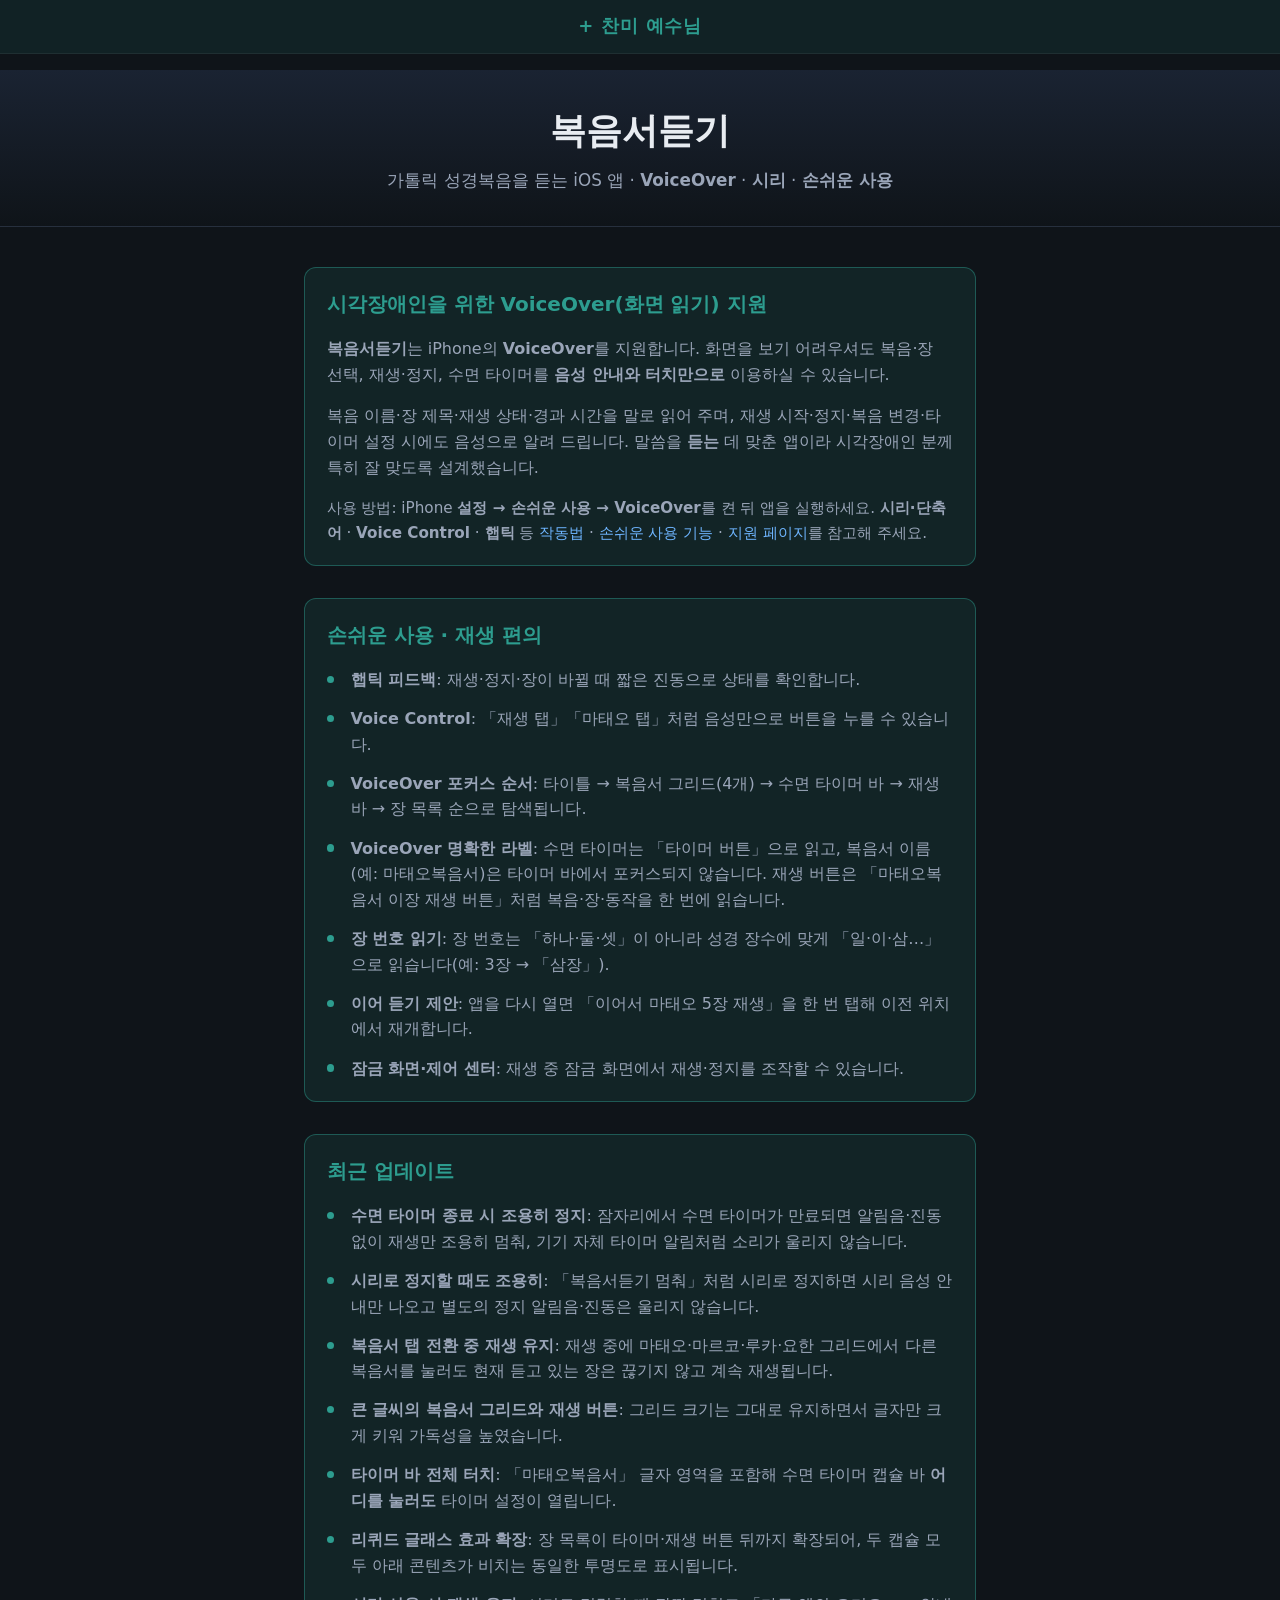
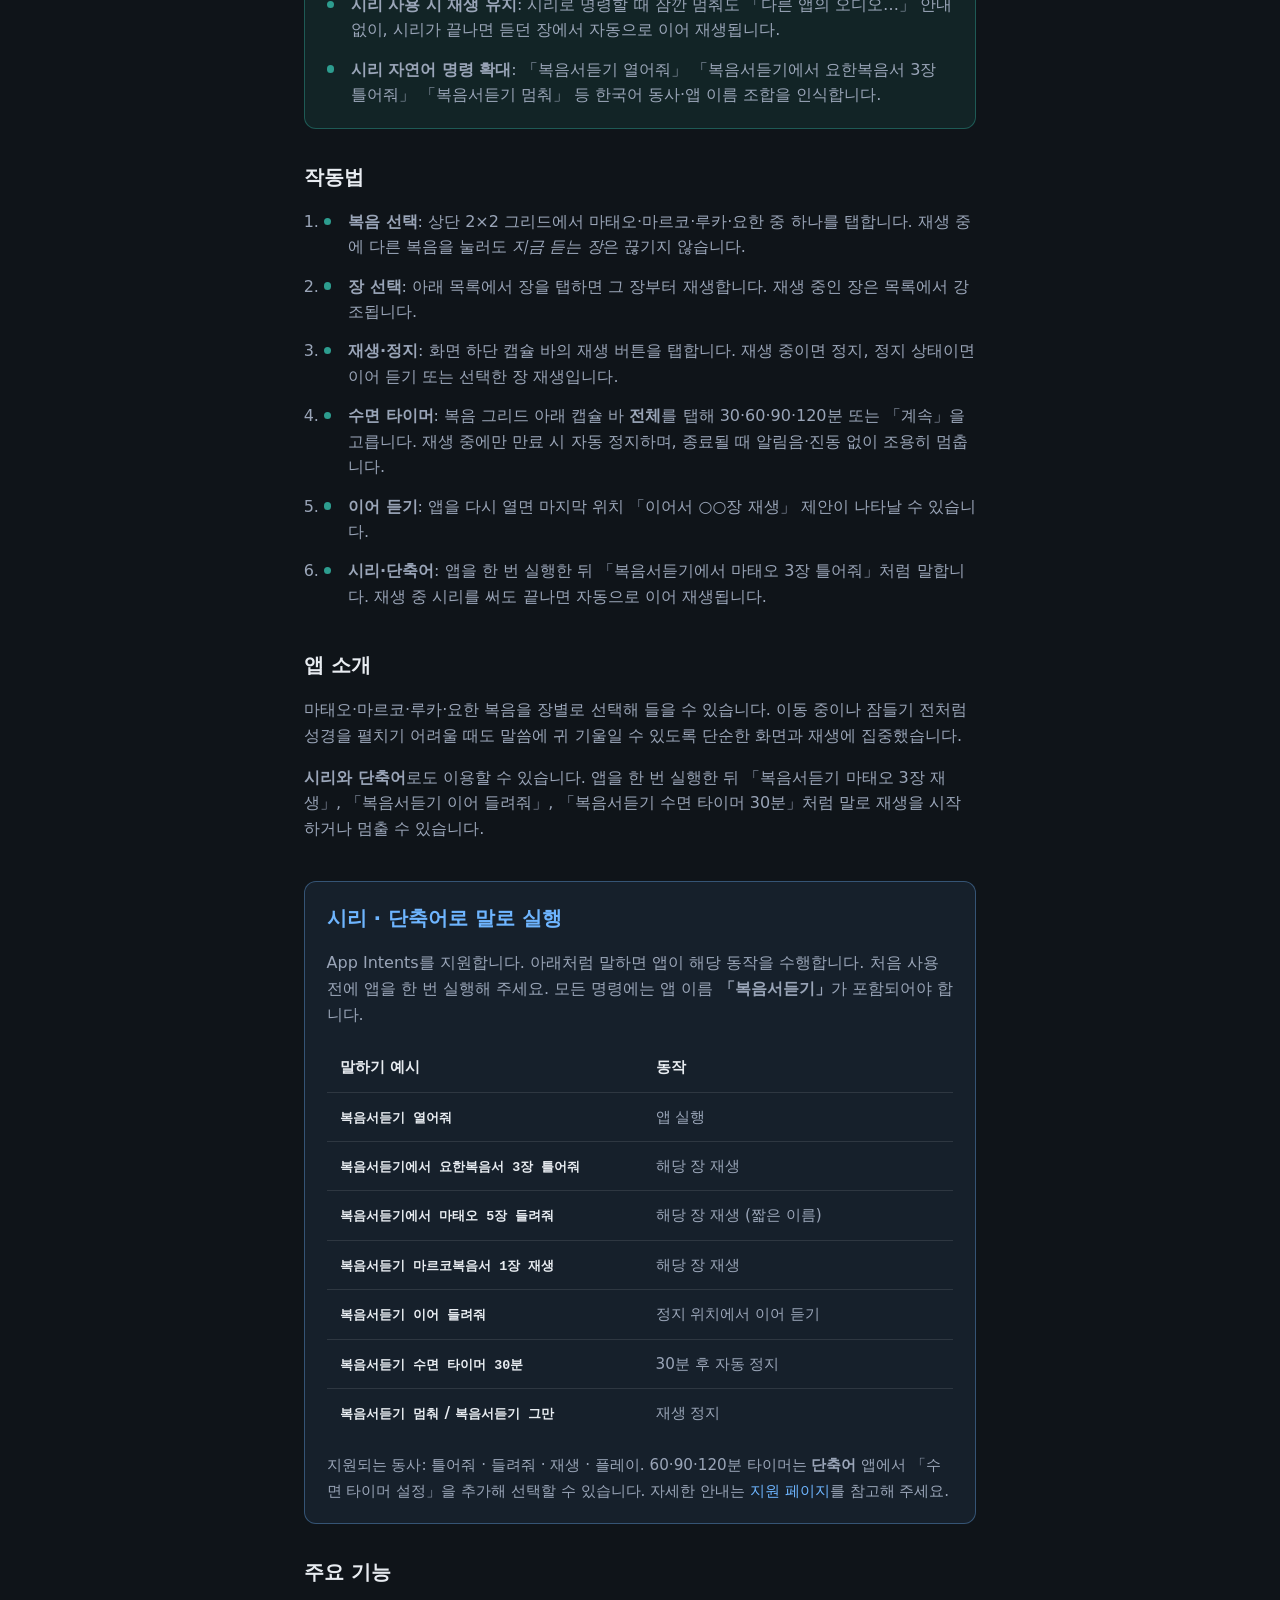
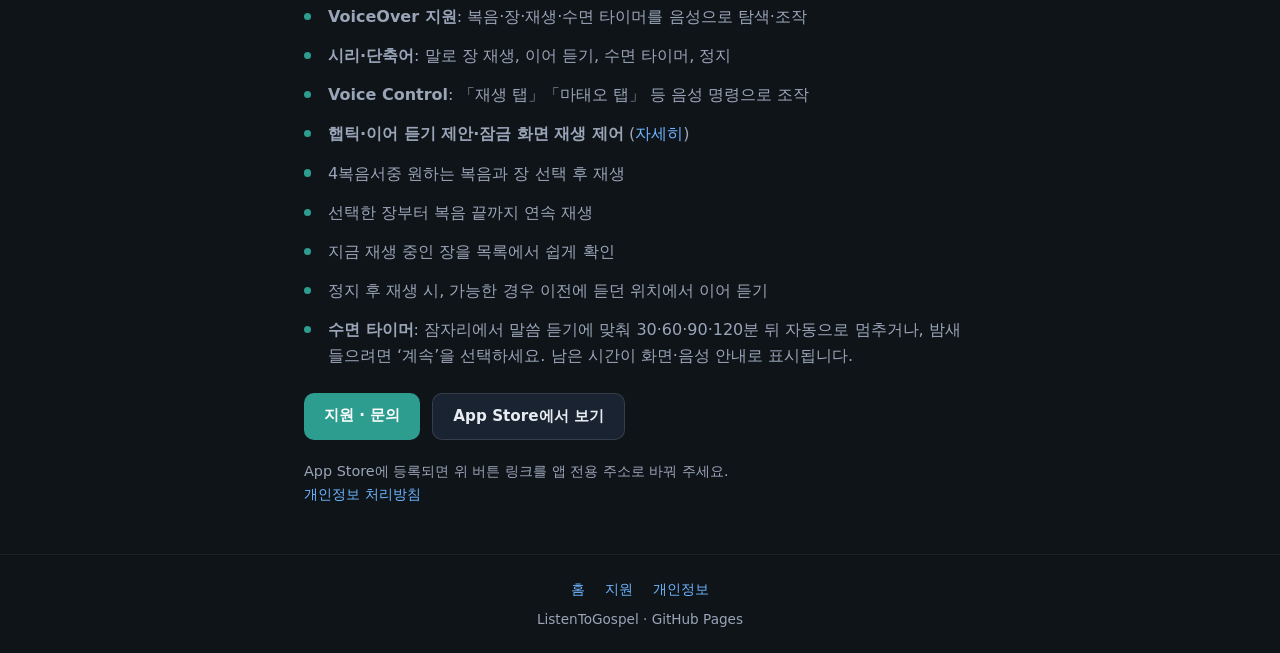
<file: docs/index.html>
<!DOCTYPE html>
<html lang="ko">
<head>
  <meta charset="utf-8" />
  <meta name="viewport" content="width=device-width, initial-scale=1" />
  <meta name="description" content="가톨릭 4복음 듣기 iOS 앱 복음서듣기. VoiceOver·Voice Control·시리·햅틱·잠금 화면 재생 제어·이어 듣기 지원." />
  <title>복음서듣기 — 가톨릭 복음 듣기 · VoiceOver · 시리</title>
  <link rel="stylesheet" href="css/style.css" />
  <link rel="canonical" href="./" />
</head>
<body>
  <p class="page-doxology">+ 찬미 예수님</p>
  <header>
    <h1>복음서듣기</h1>
    <p class="tagline">가톨릭 성경복음을 듣는 iOS 앱 · <strong>VoiceOver</strong> · <strong>시리</strong> · <strong>손쉬운 사용</strong></p>
  </header>

  <main>
    <section class="accessibility-callout" aria-labelledby="accessibility-heading">
      <h2 id="accessibility-heading">시각장애인을 위한 VoiceOver(화면 읽기) 지원</h2>
      <p>
        <strong>복음서듣기</strong>는 iPhone의 <strong>VoiceOver</strong>를 지원합니다.
        화면을 보기 어려우셔도 복음·장 선택, 재생·정지, 수면 타이머를
        <strong>음성 안내와 터치만으로</strong> 이용하실 수 있습니다.
      </p>
      <p>
        복음 이름·장 제목·재생 상태·경과 시간을 말로 읽어 주며,
        재생 시작·정지·복음 변경·타이머 설정 시에도 음성으로 알려 드립니다.
        말씀을 <strong>듣는</strong> 데 맞춘 앱이라 시각장애인 분께 특히 잘 맞도록 설계했습니다.
      </p>
      <p style="font-size: 0.95rem; color: var(--muted);">
        사용 방법: iPhone <strong>설정 → 손쉬운 사용 → VoiceOver</strong>를 켠 뒤 앱을 실행하세요.
        <strong>시리·단축어</strong> · <strong>Voice Control</strong> · <strong>햅틱</strong> 등
        <a href="#how-it-works">작동법</a> · <a href="#accessibility-features">손쉬운 사용 기능</a> · <a href="support.html#how-it-works">지원 페이지</a>를 참고해 주세요.
      </p>
    </section>

    <section class="accessibility-callout" id="accessibility-features" aria-labelledby="accessibility-features-heading">
      <h2 id="accessibility-features-heading">손쉬운 사용 · 재생 편의</h2>
      <ul class="features">
        <li><strong>햅틱 피드백</strong>: 재생·정지·장이 바뀔 때 짧은 진동으로 상태를 확인합니다.</li>
        <li><strong>Voice Control</strong>: 「재생 탭」「마태오 탭」처럼 음성만으로 버튼을 누를 수 있습니다.</li>
        <li><strong>VoiceOver 포커스 순서</strong>: 타이틀 → 복음서 그리드(4개) → 수면 타이머 바 → 재생 바 → 장 목록 순으로 탐색됩니다.</li>
        <li><strong>VoiceOver 명확한 라벨</strong>: 수면 타이머는 「타이머 버튼」으로 읽고, 복음서 이름(예: 마태오복음서)은 타이머 바에서 포커스되지 않습니다. 재생 버튼은 「마태오복음서 이장 재생 버튼」처럼 복음·장·동작을 한 번에 읽습니다.</li>
        <li><strong>장 번호 읽기</strong>: 장 번호는 「하나·둘·셋」이 아니라 성경 장수에 맞게 「일·이·삼…」으로 읽습니다(예: 3장 → 「삼장」).</li>
        <li><strong>이어 듣기 제안</strong>: 앱을 다시 열면 「이어서 마태오 5장 재생」을 한 번 탭해 이전 위치에서 재개합니다.</li>
        <li><strong>잠금 화면·제어 센터</strong>: 재생 중 잠금 화면에서 재생·정지를 조작할 수 있습니다.</li>
      </ul>
    </section>

    <section class="accessibility-callout" id="whats-new" aria-labelledby="whats-new-heading">
      <h2 id="whats-new-heading">최근 업데이트</h2>
      <ul class="features">
        <li><strong>수면 타이머 종료 시 조용히 정지</strong>: 잠자리에서 수면 타이머가 만료되면 알림음·진동 없이 재생만 조용히 멈춰, 기기 자체 타이머 알림처럼 소리가 울리지 않습니다.</li>
        <li><strong>시리로 정지할 때도 조용히</strong>: 「복음서듣기 멈춰」처럼 시리로 정지하면 시리 음성 안내만 나오고 별도의 정지 알림음·진동은 울리지 않습니다.</li>
        <li><strong>복음서 탭 전환 중 재생 유지</strong>: 재생 중에 마태오·마르코·루카·요한 그리드에서 다른 복음서를 눌러도 현재 듣고 있는 장은 끊기지 않고 계속 재생됩니다.</li>
        <li><strong>큰 글씨의 복음서 그리드와 재생 버튼</strong>: 그리드 크기는 그대로 유지하면서 글자만 크게 키워 가독성을 높였습니다.</li>
        <li><strong>타이머 바 전체 터치</strong>: 「마태오복음서」 글자 영역을 포함해 수면 타이머 캡슐 바 <strong>어디를 눌러도</strong> 타이머 설정이 열립니다.</li>
        <li><strong>리퀴드 글래스 효과 확장</strong>: 장 목록이 타이머·재생 버튼 뒤까지 확장되어, 두 캡슐 모두 아래 콘텐츠가 비치는 동일한 투명도로 표시됩니다.</li>
        <li><strong>시리 사용 시 재생 유지</strong>: 시리로 명령할 때 잠깐 멈춰도 「다른 앱의 오디오…」 안내 없이, 시리가 끝나면 듣던 장에서 자동으로 이어 재생됩니다.</li>
        <li><strong>시리 자연어 명령 확대</strong>: 「복음서듣기 열어줘」 「복음서듣기에서 요한복음서 3장 틀어줘」 「복음서듣기 멈춰」 등 한국어 동사·앱 이름 조합을 인식합니다.</li>
      </ul>
    </section>

    <section id="how-it-works">
      <h2>작동법</h2>
      <ol class="features" style="list-style: decimal; padding-left: 1.25rem;">
        <li><strong>복음 선택</strong>: 상단 2×2 그리드에서 마태오·마르코·루카·요한 중 하나를 탭합니다. 재생 중에 다른 복음을 눌러도 <em>지금 듣는 장</em>은 끊기지 않습니다.</li>
        <li><strong>장 선택</strong>: 아래 목록에서 장을 탭하면 그 장부터 재생합니다. 재생 중인 장은 목록에서 강조됩니다.</li>
        <li><strong>재생·정지</strong>: 화면 하단 캡슐 바의 재생 버튼을 탭합니다. 재생 중이면 정지, 정지 상태이면 이어 듣기 또는 선택한 장 재생입니다.</li>
        <li><strong>수면 타이머</strong>: 복음 그리드 아래 캡슐 바 <strong>전체</strong>를 탭해 30·60·90·120분 또는 「계속」을 고릅니다. 재생 중에만 만료 시 자동 정지하며, 종료될 때 알림음·진동 없이 조용히 멈춥니다.</li>
        <li><strong>이어 듣기</strong>: 앱을 다시 열면 마지막 위치 「이어서 ○○장 재생」 제안이 나타날 수 있습니다.</li>
        <li><strong>시리·단축어</strong>: 앱을 한 번 실행한 뒤 「복음서듣기에서 마태오 3장 틀어줘」처럼 말합니다. 재생 중 시리를 써도 끝나면 자동으로 이어 재생됩니다.</li>
      </ol>
    </section>

    <section>
      <h2>앱 소개</h2>
      <p>
        마태오·마르코·루카·요한 복음을 장별로 선택해 들을 수 있습니다.
        이동 중이나 잠들기 전처럼 성경을 펼치기 어려울 때도 말씀에 귀 기울일 수 있도록
        단순한 화면과 재생에 집중했습니다.
      </p>
      <p>
        <strong>시리와 단축어</strong>로도 이용할 수 있습니다.
        앱을 한 번 실행한 뒤 「복음서듣기 마태오 3장 재생」, 「복음서듣기 이어 들려줘」, 「복음서듣기 수면 타이머 30분」처럼
        말로 재생을 시작하거나 멈출 수 있습니다.
      </p>
    </section>

    <section class="siri-callout" id="siri" aria-labelledby="siri-heading">
      <h2 id="siri-heading">시리 · 단축어로 말로 실행</h2>
      <p>
        App Intents를 지원합니다. 아래처럼 말하면 앱이 해당 동작을 수행합니다.
        처음 사용 전에 앱을 한 번 실행해 주세요. 모든 명령에는 앱 이름 <strong>「복음서듣기」</strong>가 포함되어야 합니다.
      </p>
      <div class="phrase-table-wrap">
        <table class="phrase-table">
          <caption>시리·단축어 말하기 예시와 동작</caption>
          <thead>
            <tr>
              <th scope="col">말하기 예시</th>
              <th scope="col">동작</th>
            </tr>
          </thead>
          <tbody>
            <tr>
              <th scope="row"><code>복음서듣기 열어줘</code></th>
              <td>앱 실행</td>
            </tr>
            <tr>
              <th scope="row"><code>복음서듣기에서 요한복음서 3장 틀어줘</code></th>
              <td>해당 장 재생</td>
            </tr>
            <tr>
              <th scope="row"><code>복음서듣기에서 마태오 5장 들려줘</code></th>
              <td>해당 장 재생 (짧은 이름)</td>
            </tr>
            <tr>
              <th scope="row"><code>복음서듣기 마르코복음서 1장 재생</code></th>
              <td>해당 장 재생</td>
            </tr>
            <tr>
              <th scope="row"><code>복음서듣기 이어 들려줘</code></th>
              <td>정지 위치에서 이어 듣기</td>
            </tr>
            <tr>
              <th scope="row"><code>복음서듣기 수면 타이머 30분</code></th>
              <td>30분 후 자동 정지</td>
            </tr>
            <tr>
              <th scope="row"><code>복음서듣기 멈춰</code> / <code>복음서듣기 그만</code></th>
              <td>재생 정지</td>
            </tr>
          </tbody>
        </table>
      </div>
      <p style="font-size: 0.95rem; color: var(--muted); margin-top: 1rem;">
        지원되는 동사: <code>틀어줘</code> · <code>들려줘</code> · <code>재생</code> · <code>플레이</code>.
        60·90·120분 타이머는 <strong>단축어</strong> 앱에서 「수면 타이머 설정」을 추가해 선택할 수 있습니다.
        자세한 안내는 <a href="support.html#siri">지원 페이지</a>를 참고해 주세요.
      </p>
    </section>

    <section>
      <h2>주요 기능</h2>
      <ul class="features">
        <li><strong>VoiceOver 지원</strong>: 복음·장·재생·수면 타이머를 음성으로 탐색·조작</li>
        <li><strong>시리·단축어</strong>: 말로 장 재생, 이어 듣기, 수면 타이머, 정지</li>
        <li><strong>Voice Control</strong>: 「재생 탭」「마태오 탭」 등 음성 명령으로 조작</li>
        <li><strong>햅틱·이어 듣기 제안·잠금 화면 재생 제어</strong> (<a href="#accessibility-features">자세히</a>)</li>
        <li>4복음서중 원하는 복음과 장 선택 후 재생</li>
        <li>선택한 장부터 복음 끝까지 연속 재생</li>
        <li>지금 재생 중인 장을 목록에서 쉽게 확인</li>
        <li>정지 후 재생 시, 가능한 경우 이전에 듣던 위치에서 이어 듣기</li>
        <li><strong>수면 타이머</strong>: 잠자리에서 말씀 듣기에 맞춰 30·60·90·120분 뒤 자동으로 멈추거나, 밤새 들으려면 &lsquo;계속&rsquo;을 선택하세요. 남은 시간이 화면·음성 안내로 표시됩니다.</li>
      </ul>
      <div class="actions">
        <a class="btn btn-primary" href="support.html">지원 · 문의</a>
        <!-- 승인 후 href를 실제 앱 URL로 교체 (예: https://apps.apple.com/app/id0000000000) -->
        <a id="app-store-link" class="btn btn-secondary" href="https://apps.apple.com/kr/search?term=%EB%B3%B5%EC%9D%8C%EC%84%9C%EB%93%A3%EA%B8%B0" rel="noopener noreferrer">App Store에서 보기</a>
      </div>
      <p style="margin-top: 1.25rem; font-size: 0.9rem;">
        App Store에 등록되면 위 버튼 링크를 앱 전용 주소로 바꿔 주세요.<br />
        <a href="privacy.html">개인정보 처리방침</a>
      </p>
    </section>
  </main>

  <footer>
    <nav>
      <a href="index.html">홈</a>
      <a href="support.html">지원</a>
      <a href="privacy.html">개인정보</a>
    </nav>
    <p>ListenToGospel · GitHub Pages</p>
  </footer>
</body>
</html>
</file>
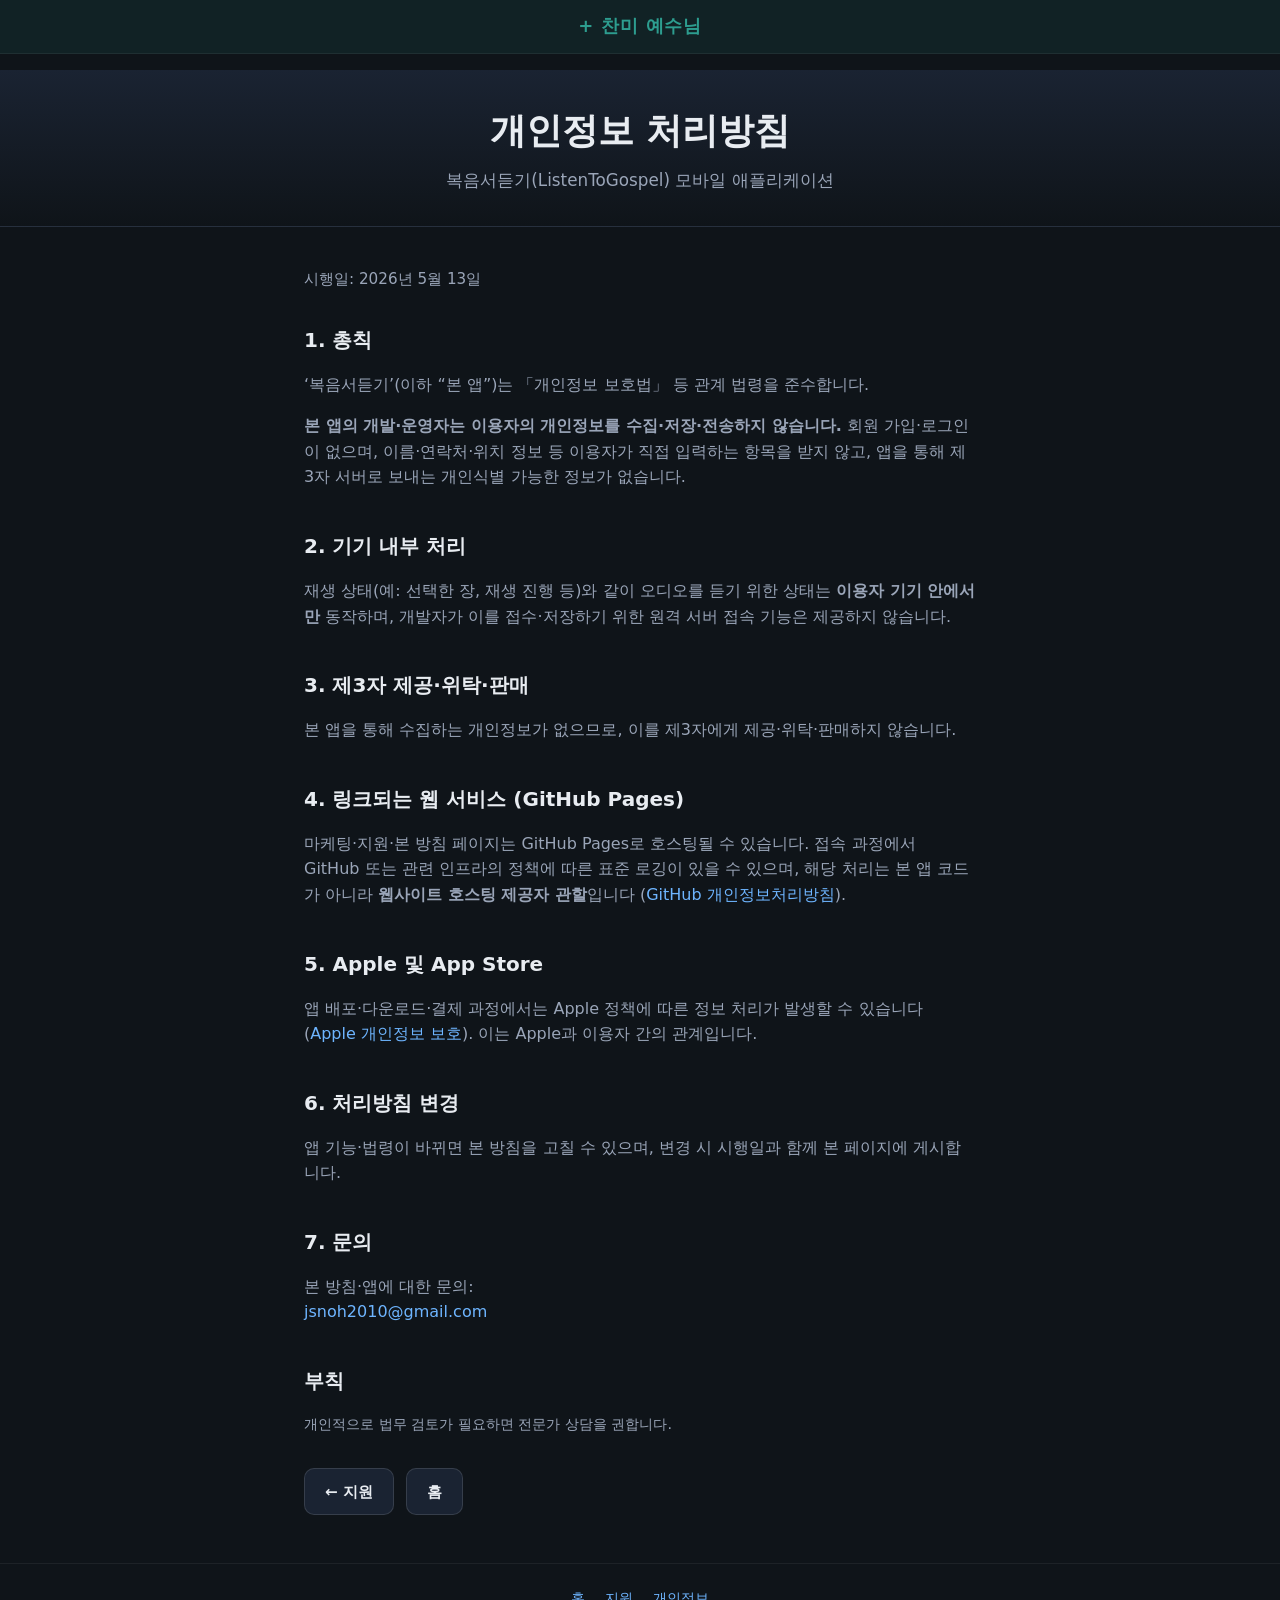
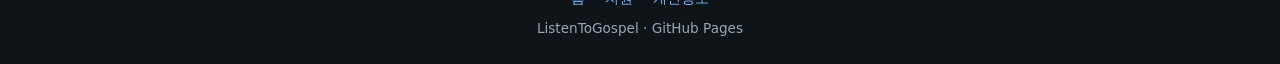
<file: docs/privacy.html>
<!DOCTYPE html>
<html lang="ko">
<head>
  <meta charset="utf-8" />
  <meta name="viewport" content="width=device-width, initial-scale=1" />
  <meta name="description" content="복음서듣기(ListenToGospel) 앱 개인정보 처리방침" />
  <title>개인정보 처리방침 — 복음서듣기</title>
  <link rel="stylesheet" href="css/style.css" />
</head>
<body>
  <p class="page-doxology">+ 찬미 예수님</p>
  <header>
    <h1>개인정보 처리방침</h1>
    <p class="tagline">복음서듣기(ListenToGospel) 모바일 애플리케이션</p>
  </header>

  <main>
    <p style="color: var(--muted); font-size: 0.95rem; margin-bottom: 2rem;">
      시행일: 2026년 5월 13일
    </p>

    <section>
      <h2>1. 총칙</h2>
      <p>
        &lsquo;복음서듣기&rsquo;(이하 &ldquo;본 앱&rdquo;)는 「개인정보 보호법」 등 관계 법령을 준수합니다.
      </p>
      <p>
        <strong>본 앱의 개발·운영자는 이용자의 개인정보를 수집·저장·전송하지 않습니다.</strong>
        회원 가입·로그인이 없으며, 이름·연락처·위치 정보 등 이용자가 직접 입력하는 항목을 받지 않고,
        앱을 통해 제3자 서버로 보내는 개인식별 가능한 정보가 없습니다.
      </p>
    </section>

    <section>
      <h2>2. 기기 내부 처리</h2>
      <p>
        재생 상태(예: 선택한 장, 재생 진행 등)와 같이 오디오를 듣기 위한 상태는 <strong>이용자 기기 안에서만</strong>
        동작하며, 개발자가 이를 접수·저장하기 위한 원격 서버 접속 기능은 제공하지 않습니다.
      </p>
    </section>

    <section>
      <h2>3. 제3자 제공·위탁·판매</h2>
      <p>
        본 앱을 통해 수집하는 개인정보가 없으므로, 이를 제3자에게 제공·위탁·판매하지 않습니다.
      </p>
    </section>

    <section>
      <h2>4. 링크되는 웹 서비스 (GitHub Pages)</h2>
      <p>
        마케팅·지원·본 방침 페이지는 GitHub Pages로 호스팅될 수 있습니다.
        접속 과정에서 GitHub 또는 관련 인프라의 정책에 따른 표준 로깅이 있을 수 있으며,
        해당 처리는 본 앱 코드가 아니라 <strong>웹사이트 호스팅 제공자 관할</strong>입니다
        (<a href="https://docs.github.com/en/site-policy/privacy-policies/github-privacy-statement" rel="noopener noreferrer">GitHub 개인정보처리방침</a>).
      </p>
    </section>

    <section>
      <h2>5. Apple 및 App Store</h2>
      <p>
        앱 배포·다운로드·결제 과정에서는 Apple 정책에 따른 정보 처리가 발생할 수 있습니다
        (<a href="https://www.apple.com/legal/privacy/" rel="noopener noreferrer">Apple 개인정보 보호</a>).
        이는 Apple과 이용자 간의 관계입니다.
      </p>
    </section>

    <section>
      <h2>6. 처리방침 변경</h2>
      <p>
        앱 기능·법령이 바뀌면 본 방침을 고칠 수 있으며, 변경 시 시행일과 함께 본 페이지에 게시합니다.
      </p>
    </section>

    <section>
      <h2>7. 문의</h2>
      <p>
        본 방침·앱에 대한 문의:<br />
        <a href="mailto:jsnoh2010@gmail.com">jsnoh2010@gmail.com</a>
      </p>
    </section>

    <section>
      <h2>부칙</h2>
      <p style="font-size: 0.9rem;">
        개인적으로 법무 검토가 필요하면 전문가 상담을 권합니다.
      </p>
    </section>

    <p class="actions" style="margin-top: 2rem;">
      <a class="btn btn-secondary" href="support.html">← 지원</a>
      <a class="btn btn-secondary" href="index.html">홈</a>
    </p>
  </main>

  <footer>
    <nav>
      <a href="index.html">홈</a>
      <a href="support.html">지원</a>
      <a href="privacy.html">개인정보</a>
    </nav>
    <p>ListenToGospel · GitHub Pages</p>
  </footer>
</body>
</html>
</file>
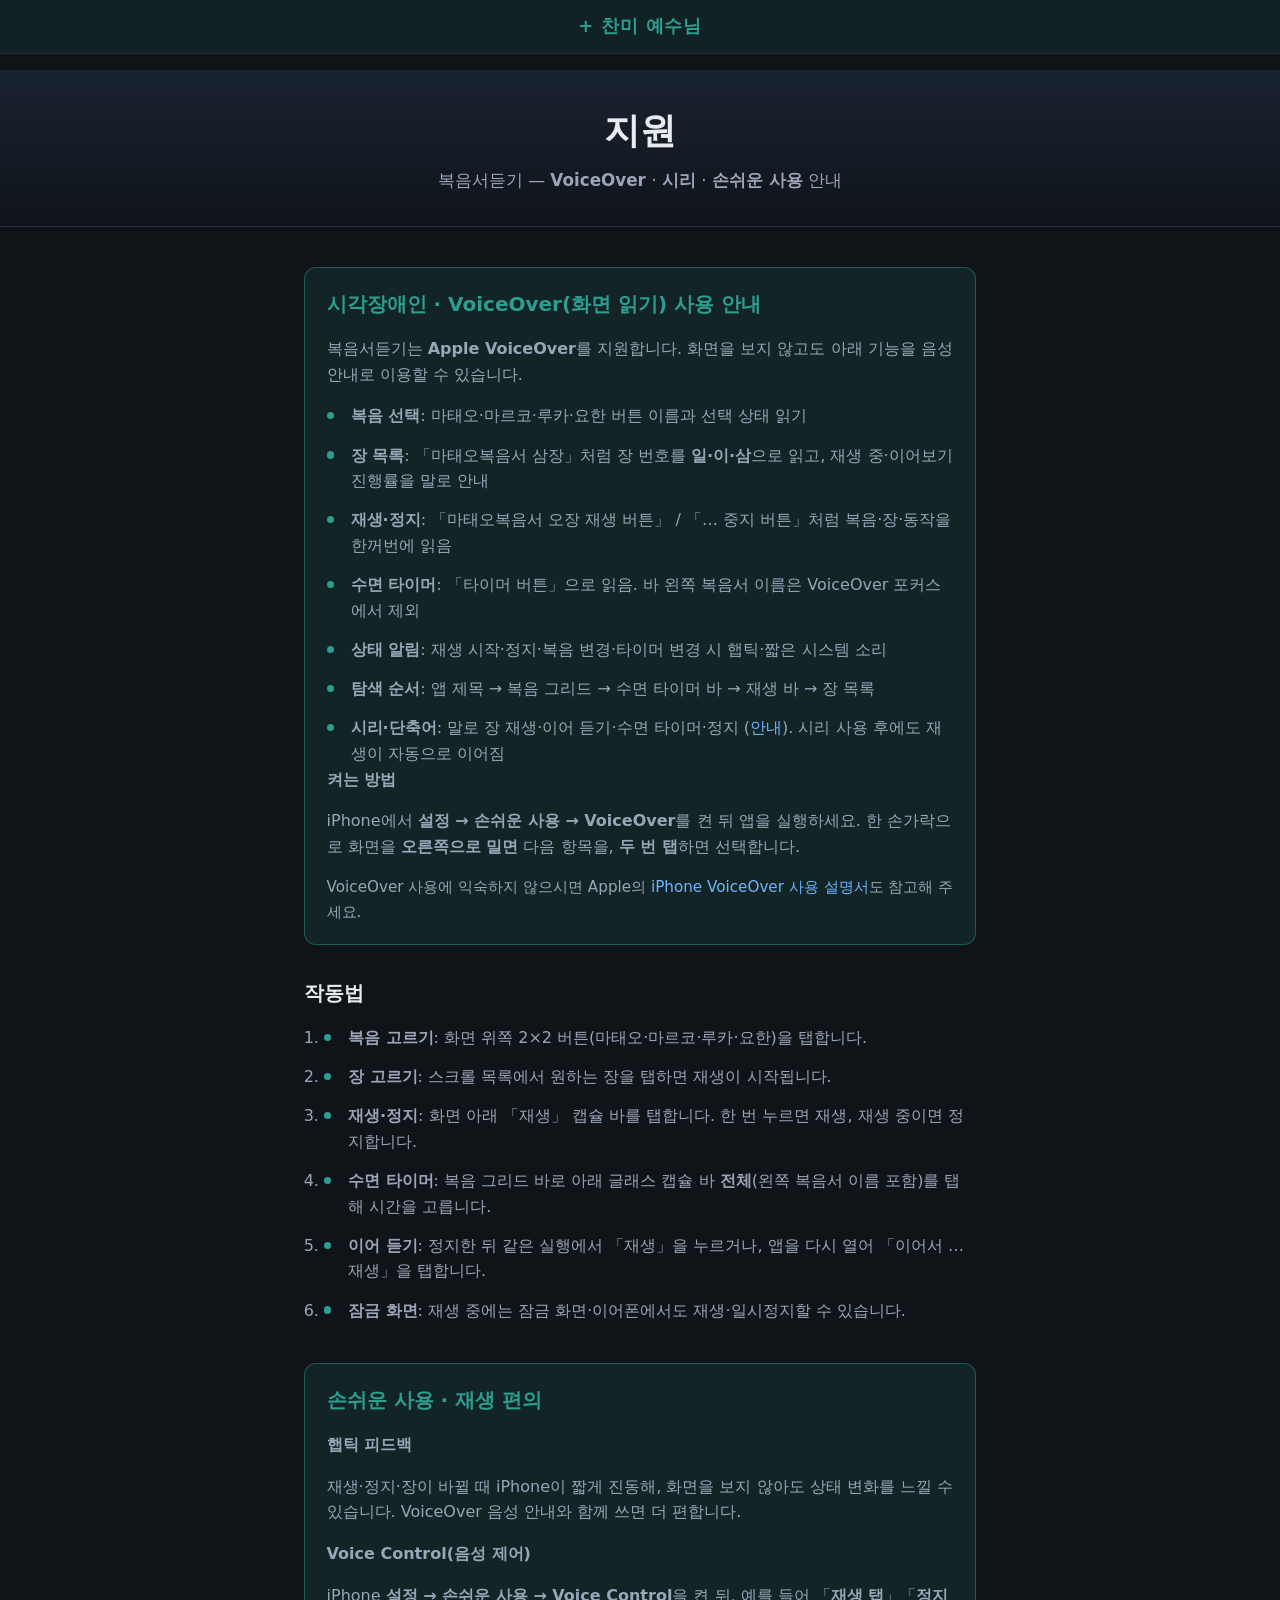
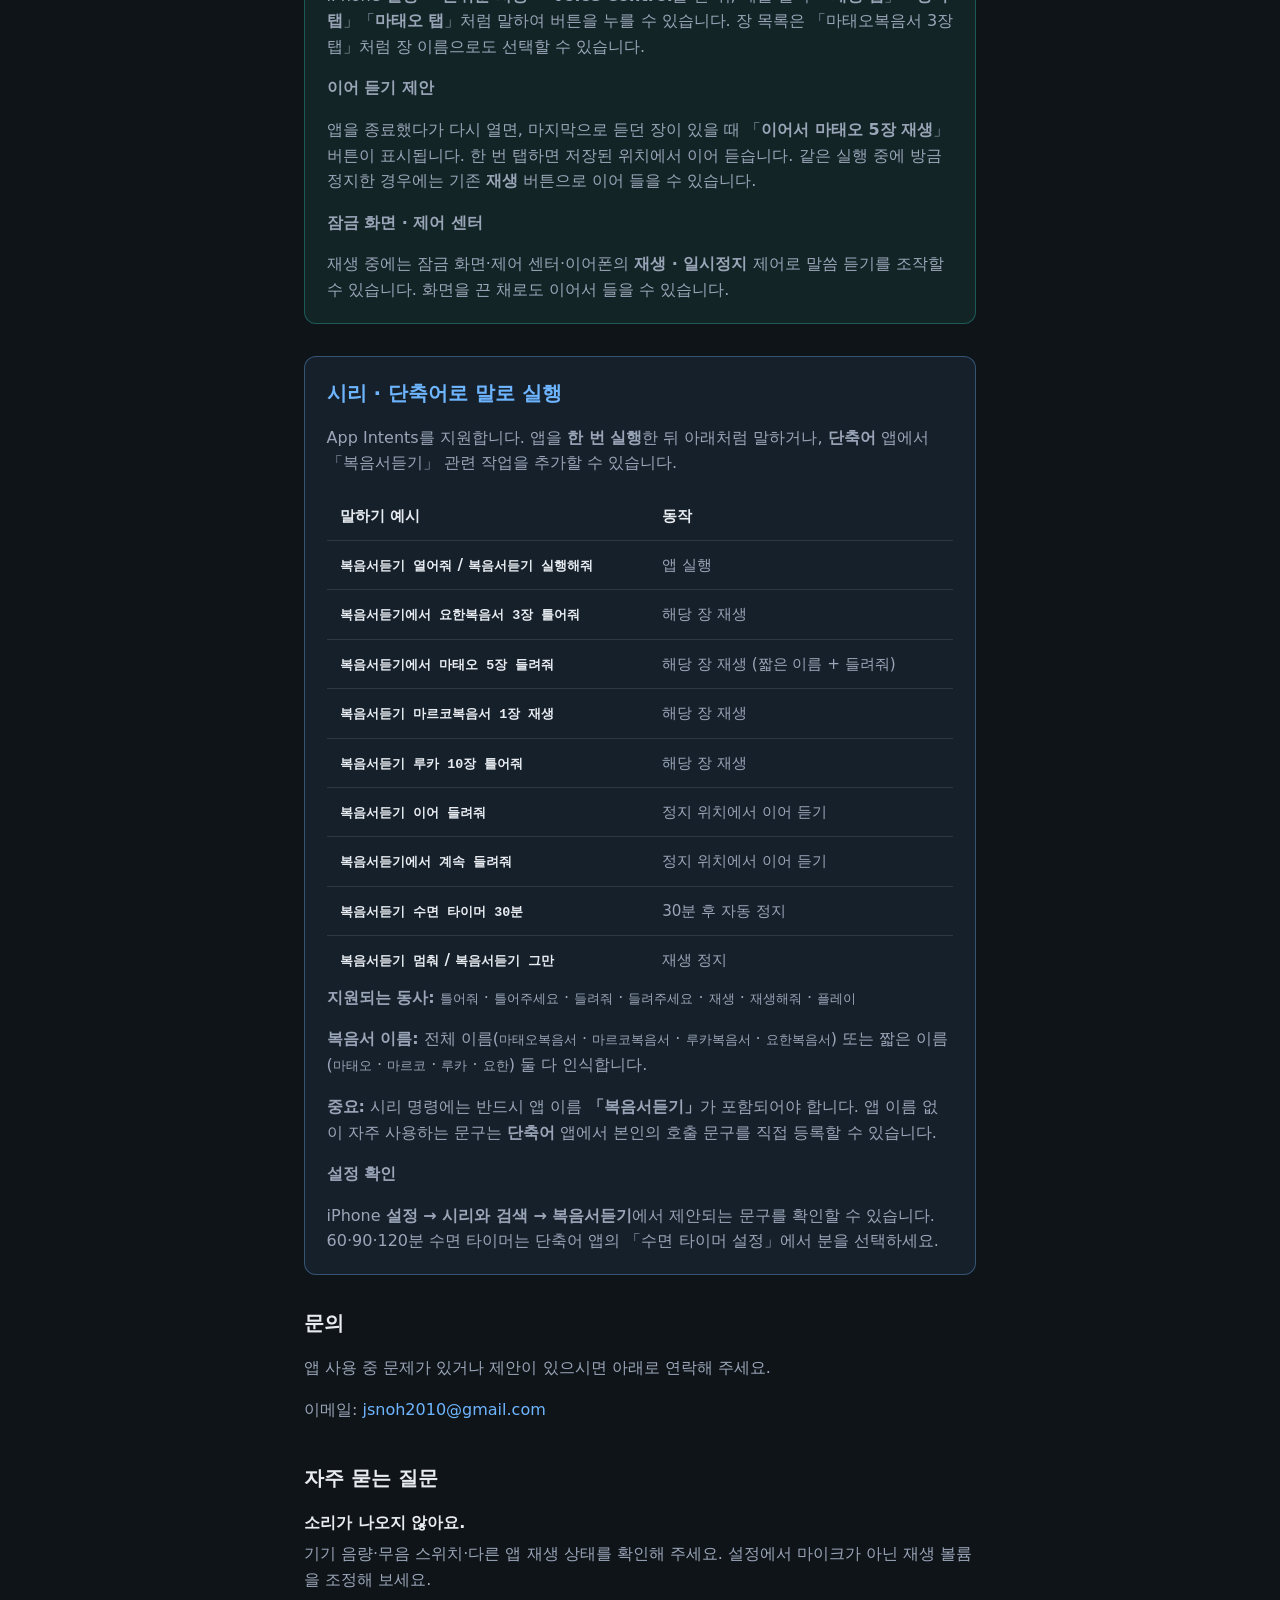
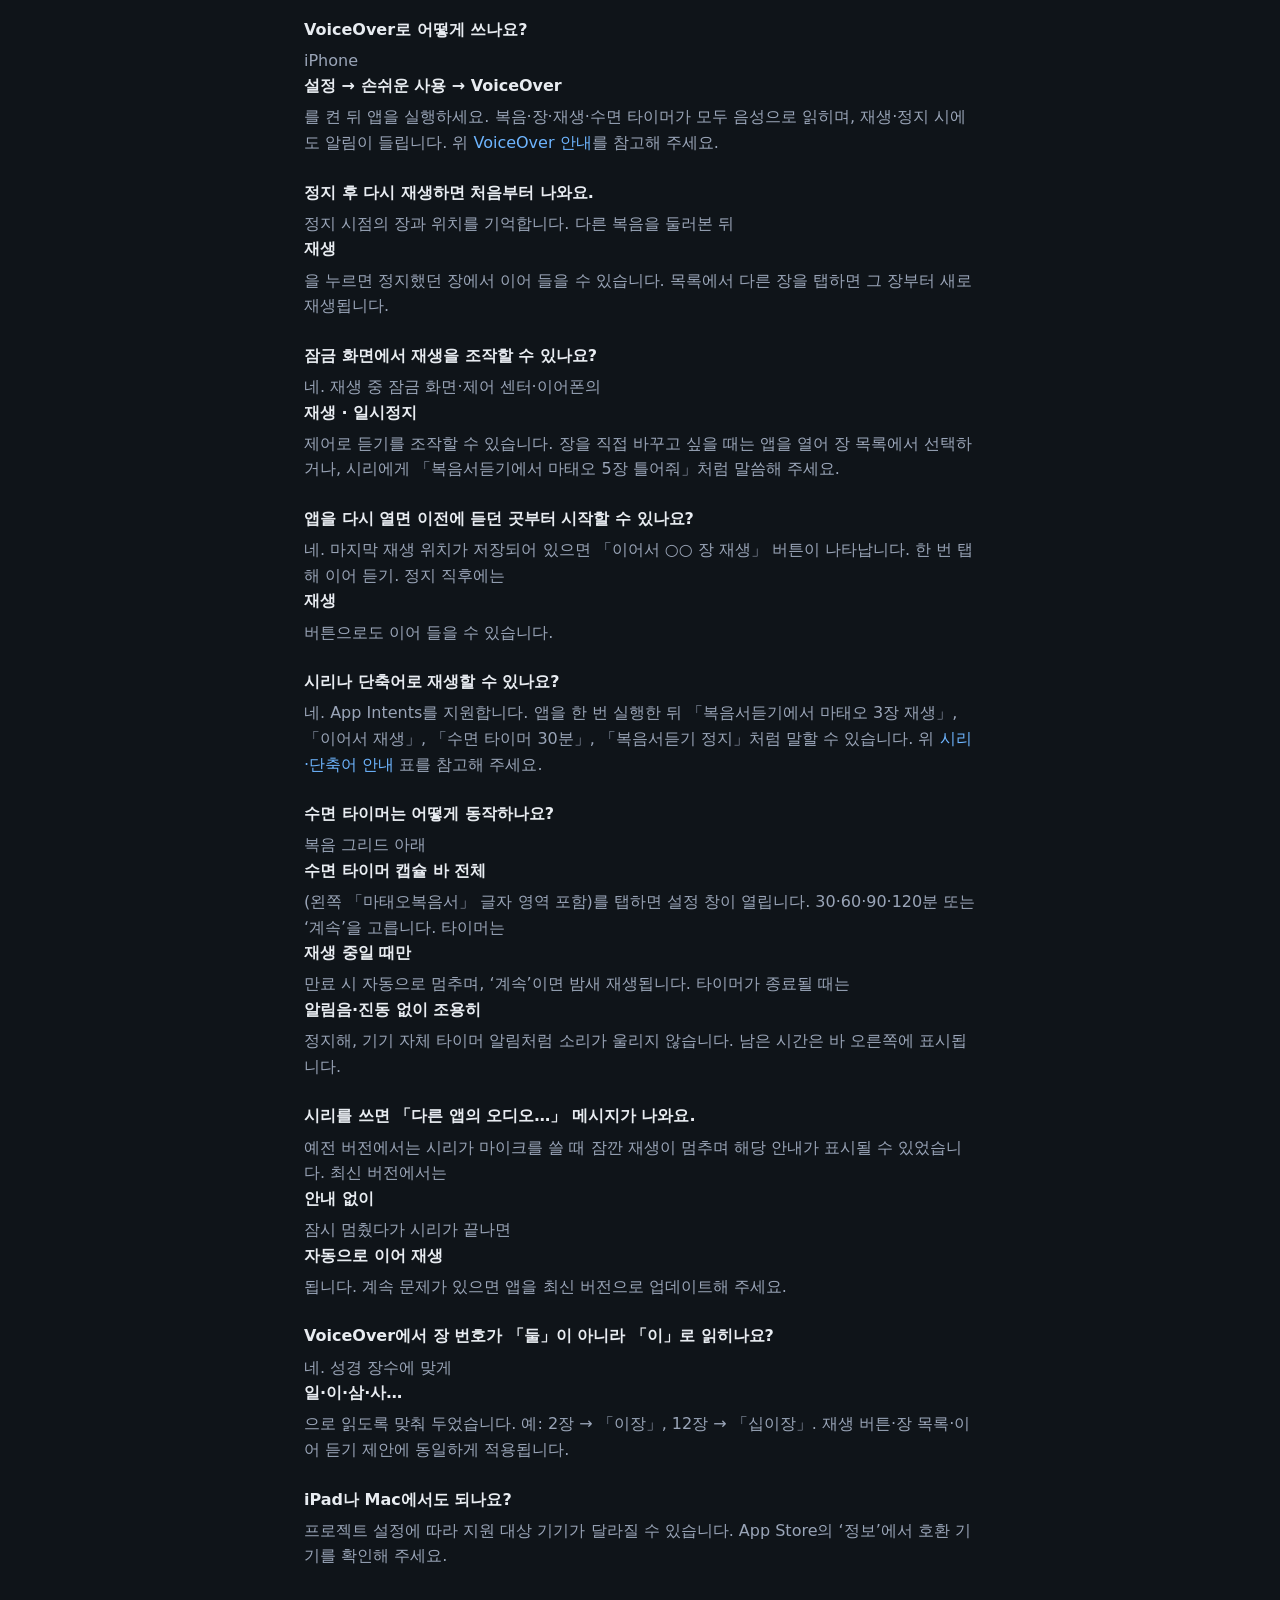
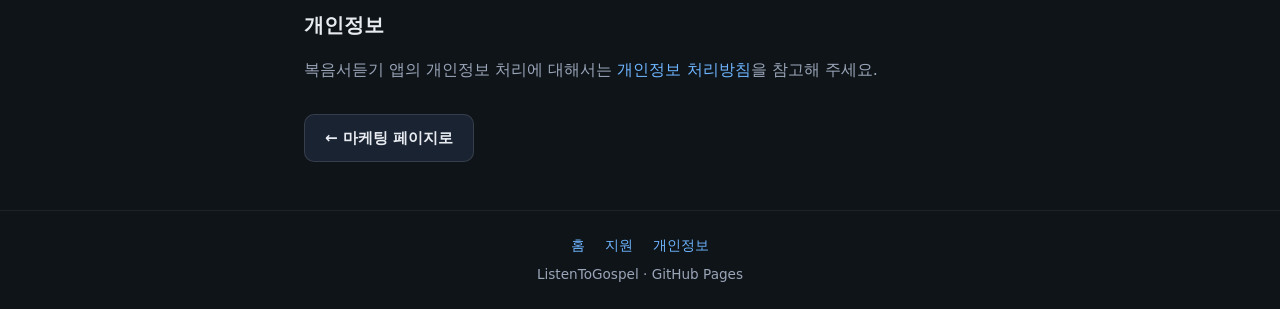
<file: docs/support.html>
<!DOCTYPE html>
<html lang="ko">
<head>
  <meta charset="utf-8" />
  <meta name="viewport" content="width=device-width, initial-scale=1" />
  <meta name="description" content="복음서듣기 지원 — VoiceOver, Voice Control, 시리·단축어, 햅틱, 잠금 화면 재생, FAQ" />
  <title>지원 — 복음서듣기 · VoiceOver · 시리</title>
  <link rel="stylesheet" href="css/style.css" />
</head>
<body>
  <p class="page-doxology">+ 찬미 예수님</p>
  <header>
    <h1>지원</h1>
    <p class="tagline">복음서듣기 — <strong>VoiceOver</strong> · <strong>시리</strong> · <strong>손쉬운 사용</strong> 안내</p>
  </header>

  <main>
    <section class="accessibility-callout" id="voiceover" aria-labelledby="voiceover-heading">
      <h2 id="voiceover-heading">시각장애인 · VoiceOver(화면 읽기) 사용 안내</h2>
      <p>
        복음서듣기는 <strong>Apple VoiceOver</strong>를 지원합니다.
        화면을 보지 않고도 아래 기능을 음성 안내로 이용할 수 있습니다.
      </p>
      <ul class="features">
        <li><strong>복음 선택</strong>: 마태오·마르코·루카·요한 버튼 이름과 선택 상태 읽기</li>
        <li><strong>장 목록</strong>: 「마태오복음서 삼장」처럼 장 번호를 <strong>일·이·삼</strong>으로 읽고, 재생 중·이어보기 진행률을 말로 안내</li>
        <li><strong>재생·정지</strong>: 「마태오복음서 오장 재생 버튼」 / 「… 중지 버튼」처럼 복음·장·동작을 한꺼번에 읽음</li>
        <li><strong>수면 타이머</strong>: 「타이머 버튼」으로 읽음. 바 왼쪽 복음서 이름은 VoiceOver 포커스에서 제외</li>
        <li><strong>상태 알림</strong>: 재생 시작·정지·복음 변경·타이머 변경 시 햅틱·짧은 시스템 소리</li>
        <li><strong>탐색 순서</strong>: 앱 제목 → 복음 그리드 → 수면 타이머 바 → 재생 바 → 장 목록</li>
        <li><strong>시리·단축어</strong>: 말로 장 재생·이어 듣기·수면 타이머·정지 (<a href="#siri">안내</a>). 시리 사용 후에도 재생이 자동으로 이어짐</li>
      </ul>
      <p><strong>켜는 방법</strong></p>
      <p>
        iPhone에서 <strong>설정 → 손쉬운 사용 → VoiceOver</strong>를 켠 뒤 앱을 실행하세요.
        한 손가락으로 화면을 <strong>오른쪽으로 밀면</strong> 다음 항목을, <strong>두 번 탭</strong>하면 선택합니다.
      </p>
      <p style="font-size: 0.95rem; color: var(--muted);">
        VoiceOver 사용에 익숙하지 않으시면 Apple의
        <a href="https://support.apple.com/ko-kr/guide/iphone/iph3e2e415f/ios" rel="noopener noreferrer">iPhone VoiceOver 사용 설명서</a>도 참고해 주세요.
      </p>
    </section>

    <section id="how-it-works">
      <h2>작동법</h2>
      <ol class="features" style="list-style: decimal; padding-left: 1.25rem;">
        <li><strong>복음 고르기</strong>: 화면 위쪽 2×2 버튼(마태오·마르코·루카·요한)을 탭합니다.</li>
        <li><strong>장 고르기</strong>: 스크롤 목록에서 원하는 장을 탭하면 재생이 시작됩니다.</li>
        <li><strong>재생·정지</strong>: 화면 아래 「재생」 캡슐 바를 탭합니다. 한 번 누르면 재생, 재생 중이면 정지합니다.</li>
        <li><strong>수면 타이머</strong>: 복음 그리드 바로 아래 글래스 캡슐 바 <strong>전체</strong>(왼쪽 복음서 이름 포함)를 탭해 시간을 고릅니다.</li>
        <li><strong>이어 듣기</strong>: 정지한 뒤 같은 실행에서 「재생」을 누르거나, 앱을 다시 열어 「이어서 … 재생」을 탭합니다.</li>
        <li><strong>잠금 화면</strong>: 재생 중에는 잠금 화면·이어폰에서도 재생·일시정지할 수 있습니다.</li>
      </ol>
    </section>

    <section class="accessibility-callout" id="accessibility-features" aria-labelledby="accessibility-features-heading">
      <h2 id="accessibility-features-heading">손쉬운 사용 · 재생 편의</h2>

      <p><strong>햅틱 피드백</strong></p>
      <p>
        재생·정지·장이 바뀔 때 iPhone이 짧게 진동해, 화면을 보지 않아도 상태 변화를 느낄 수 있습니다.
        VoiceOver 음성 안내와 함께 쓰면 더 편합니다.
      </p>

      <p><strong>Voice Control(음성 제어)</strong></p>
      <p>
        iPhone <strong>설정 → 손쉬운 사용 → Voice Control</strong>을 켠 뒤,
        예를 들어 「<strong>재생 탭</strong>」「<strong>정지 탭</strong>」「<strong>마태오 탭</strong>」처럼
        말하여 버튼을 누를 수 있습니다. 장 목록은 「마태오복음서 3장 탭」처럼 장 이름으로도 선택할 수 있습니다.
      </p>

      <p><strong>이어 듣기 제안</strong></p>
      <p>
        앱을 종료했다가 다시 열면, 마지막으로 듣던 장이 있을 때
        「<strong>이어서 마태오 5장 재생</strong>」 버튼이 표시됩니다. 한 번 탭하면 저장된 위치에서 이어 듣습니다.
        같은 실행 중에 방금 정지한 경우에는 기존 <strong>재생</strong> 버튼으로 이어 들을 수 있습니다.
      </p>

      <p><strong>잠금 화면 · 제어 센터</strong></p>
      <p>
        재생 중에는 잠금 화면·제어 센터·이어폰의 <strong>재생 · 일시정지</strong> 제어로
        말씀 듣기를 조작할 수 있습니다.
        화면을 끈 채로도 이어서 들을 수 있습니다.
      </p>
    </section>

    <section class="siri-callout" id="siri" aria-labelledby="siri-heading">
      <h2 id="siri-heading">시리 · 단축어로 말로 실행</h2>
      <p>
        App Intents를 지원합니다. 앱을 <strong>한 번 실행</strong>한 뒤 아래처럼 말하거나,
        <strong>단축어</strong> 앱에서 「복음서듣기」 관련 작업을 추가할 수 있습니다.
      </p>
      <div class="phrase-table-wrap">
        <table class="phrase-table">
          <caption>시리·단축어 말하기 예시와 동작</caption>
          <thead>
            <tr>
              <th scope="col">말하기 예시</th>
              <th scope="col">동작</th>
            </tr>
          </thead>
          <tbody>
            <tr>
              <th scope="row"><code>복음서듣기 열어줘</code> / <code>복음서듣기 실행해줘</code></th>
              <td>앱 실행</td>
            </tr>
            <tr>
              <th scope="row"><code>복음서듣기에서 요한복음서 3장 틀어줘</code></th>
              <td>해당 장 재생</td>
            </tr>
            <tr>
              <th scope="row"><code>복음서듣기에서 마태오 5장 들려줘</code></th>
              <td>해당 장 재생 (짧은 이름 + 들려줘)</td>
            </tr>
            <tr>
              <th scope="row"><code>복음서듣기 마르코복음서 1장 재생</code></th>
              <td>해당 장 재생</td>
            </tr>
            <tr>
              <th scope="row"><code>복음서듣기 루카 10장 틀어줘</code></th>
              <td>해당 장 재생</td>
            </tr>
            <tr>
              <th scope="row"><code>복음서듣기 이어 들려줘</code></th>
              <td>정지 위치에서 이어 듣기</td>
            </tr>
            <tr>
              <th scope="row"><code>복음서듣기에서 계속 들려줘</code></th>
              <td>정지 위치에서 이어 듣기</td>
            </tr>
            <tr>
              <th scope="row"><code>복음서듣기 수면 타이머 30분</code></th>
              <td>30분 후 자동 정지</td>
            </tr>
            <tr>
              <th scope="row"><code>복음서듣기 멈춰</code> / <code>복음서듣기 그만</code></th>
              <td>재생 정지</td>
            </tr>
          </tbody>
        </table>
      </div>
      <p>
        <strong>지원되는 동사:</strong>
        <code>틀어줘</code> · <code>틀어주세요</code> ·
        <code>들려줘</code> · <code>들려주세요</code> ·
        <code>재생</code> · <code>재생해줘</code> ·
        <code>플레이</code>
      </p>
      <p>
        <strong>복음서 이름:</strong>
        전체 이름(<code>마태오복음서</code> · <code>마르코복음서</code> · <code>루카복음서</code> · <code>요한복음서</code>) 또는
        짧은 이름(<code>마태오</code> · <code>마르코</code> · <code>루카</code> · <code>요한</code>) 둘 다 인식합니다.
      </p>
      <p>
        <strong>중요:</strong> 시리 명령에는 반드시 앱 이름 <strong>「복음서듣기」</strong>가 포함되어야 합니다.
        앱 이름 없이 자주 사용하는 문구는 <strong>단축어</strong> 앱에서 본인의 호출 문구를 직접 등록할 수 있습니다.
      </p>
      <p><strong>설정 확인</strong></p>
      <p>
        iPhone <strong>설정 → 시리와 검색 → 복음서듣기</strong>에서 제안되는 문구를 확인할 수 있습니다.
        60·90·120분 수면 타이머는 단축어 앱의 「수면 타이머 설정」에서 분을 선택하세요.
      </p>
    </section>

    <section>
      <h2>문의</h2>
      <p>앱 사용 중 문제가 있거나 제안이 있으시면 아래로 연락해 주세요.</p>
      <p>
        이메일:
        <a href="mailto:jsnoh2010@gmail.com">jsnoh2010@gmail.com</a>
      </p>
    </section>

    <section>
      <h2>자주 묻는 질문</h2>

      <div class="faq-item">
        <strong>소리가 나오지 않아요.</strong>
        <p>기기 음량·무음 스위치·다른 앱 재생 상태를 확인해 주세요. 설정에서 마이크가 아닌 재생 볼륨을 조정해 보세요.</p>
      </div>

      <div class="faq-item">
        <strong>VoiceOver로 어떻게 쓰나요?</strong>
        <p>
          iPhone <strong>설정 → 손쉬운 사용 → VoiceOver</strong>를 켠 뒤 앱을 실행하세요.
          복음·장·재생·수면 타이머가 모두 음성으로 읽히며, 재생·정지 시에도 알림이 들립니다.
          위 <a href="#voiceover">VoiceOver 안내</a>를 참고해 주세요.
        </p>
      </div>

      <div class="faq-item">
        <strong>정지 후 다시 재생하면 처음부터 나와요.</strong>
        <p>
          정지 시점의 장과 위치를 기억합니다. 다른 복음을 둘러본 뒤 <strong>재생</strong>을 누르면
          정지했던 장에서 이어 들을 수 있습니다. 목록에서 다른 장을 탭하면 그 장부터 새로 재생됩니다.
        </p>
      </div>

      <div class="faq-item">
        <strong>잠금 화면에서 재생을 조작할 수 있나요?</strong>
        <p>
          네. 재생 중 잠금 화면·제어 센터·이어폰의 <strong>재생 · 일시정지</strong> 제어로 듣기를 조작할 수 있습니다.
          장을 직접 바꾸고 싶을 때는 앱을 열어 장 목록에서 선택하거나, 시리에게
          「복음서듣기에서 마태오 5장 틀어줘」처럼 말씀해 주세요.
        </p>
      </div>

      <div class="faq-item">
        <strong>앱을 다시 열면 이전에 듣던 곳부터 시작할 수 있나요?</strong>
        <p>
          네. 마지막 재생 위치가 저장되어 있으면 「이어서 ○○ 장 재생」 버튼이 나타납니다.
          한 번 탭해 이어 듣기. 정지 직후에는 <strong>재생</strong> 버튼으로도 이어 들을 수 있습니다.
        </p>
      </div>

      <div class="faq-item">
        <strong>시리나 단축어로 재생할 수 있나요?</strong>
        <p>
          네. App Intents를 지원합니다. 앱을 한 번 실행한 뒤
          「복음서듣기에서 마태오 3장 재생」, 「이어서 재생」, 「수면 타이머 30분」, 「복음서듣기 정지」처럼 말할 수 있습니다.
          위 <a href="#siri">시리·단축어 안내</a> 표를 참고해 주세요.
        </p>
      </div>

      <div class="faq-item">
        <strong>수면 타이머는 어떻게 동작하나요?</strong>
        <p>
          복음 그리드 아래 <strong>수면 타이머 캡슐 바 전체</strong>(왼쪽 「마태오복음서」 글자 영역 포함)를 탭하면 설정 창이 열립니다.
          30·60·90·120분 또는 &lsquo;계속&rsquo;을 고릅니다.
          타이머는 <strong>재생 중일 때만</strong> 만료 시 자동으로 멈추며, &lsquo;계속&rsquo;이면 밤새 재생됩니다.
          타이머가 종료될 때는 <strong>알림음·진동 없이 조용히</strong> 정지해, 기기 자체 타이머 알림처럼 소리가 울리지 않습니다.
          남은 시간은 바 오른쪽에 표시됩니다.
        </p>
      </div>

      <div class="faq-item">
        <strong>시리를 쓰면 「다른 앱의 오디오…」 메시지가 나와요.</strong>
        <p>
          예전 버전에서는 시리가 마이크를 쓸 때 잠깐 재생이 멈추며 해당 안내가 표시될 수 있었습니다.
          최신 버전에서는 <strong>안내 없이</strong> 잠시 멈췄다가 시리가 끝나면 <strong>자동으로 이어 재생</strong>됩니다.
          계속 문제가 있으면 앱을 최신 버전으로 업데이트해 주세요.
        </p>
      </div>

      <div class="faq-item">
        <strong>VoiceOver에서 장 번호가 「둘」이 아니라 「이」로 읽히나요?</strong>
        <p>
          네. 성경 장수에 맞게 <strong>일·이·삼·사…</strong>으로 읽도록 맞춰 두었습니다.
          예: 2장 → 「이장」, 12장 → 「십이장」. 재생 버튼·장 목록·이어 듣기 제안에 동일하게 적용됩니다.
        </p>
      </div>

      <div class="faq-item">
        <strong>iPad나 Mac에서도 되나요?</strong>
        <p>프로젝트 설정에 따라 지원 대상 기기가 달라질 수 있습니다. App Store의 &lsquo;정보&rsquo;에서 호환 기기를 확인해 주세요.</p>
      </div>
    </section>

    <section>
      <h2>개인정보</h2>
      <p>
        복음서듣기 앱의 개인정보 처리에 대해서는
        <a href="privacy.html">개인정보 처리방침</a>을 참고해 주세요.
      </p>
    </section>

    <p class="actions" style="margin-top: 2rem;">
      <a class="btn btn-secondary" href="index.html">← 마케팅 페이지로</a>
    </p>
  </main>

  <footer>
    <nav>
      <a href="index.html">홈</a>
      <a href="support.html">지원</a>
      <a href="privacy.html">개인정보</a>
    </nav>
    <p>ListenToGospel · GitHub Pages</p>
  </footer>
</body>
</html>
</file>
<file: docs/css/style.css>
:root {
  --bg: #0f1419;
  --surface: #1a2332;
  --text: #e8ecf1;
  --muted: #9aa5b8;
  --accent: #2d9d8f;
  --accent-hover: #3db8a9;
  --link: #6eb5ff;
}

* {
  box-sizing: border-box;
}

html {
  scroll-behavior: smooth;
}

body {
  margin: 0;
  font-family: "Segoe UI", system-ui, -apple-system, sans-serif;
  background: var(--bg);
  color: var(--text);
  line-height: 1.6;
  min-height: 100vh;
  display: flex;
  flex-direction: column;
}

.page-doxology {
  padding: 0.75rem 1.25rem;
  text-align: center;
  font-size: 1.125rem;
  font-weight: 600;
  letter-spacing: 0.04em;
  color: var(--accent);
  background: rgba(45, 157, 143, 0.1);
  border-bottom: 1px solid rgba(255, 255, 255, 0.06);
}

a {
  color: var(--link);
  text-decoration: none;
}

a:hover {
  text-decoration: underline;
}

header {
  background: linear-gradient(180deg, var(--surface) 0%, var(--bg) 100%);
  border-bottom: 1px solid rgba(255, 255, 255, 0.06);
  padding: 2rem 1.25rem;
  text-align: center;
}

header h1 {
  margin: 0 0 0.5rem;
  font-size: clamp(1.75rem, 4vw, 2.25rem);
  font-weight: 700;
}

header .tagline {
  margin: 0;
  color: var(--muted);
  font-size: 1.05rem;
}

main {
  flex: 1;
  width: min(42rem, 100% - 2.5rem);
  margin: 0 auto;
  padding: 2.5rem 0 3rem;
}

section {
  margin-bottom: 2.5rem;
}

section:last-of-type {
  margin-bottom: 0;
}

h2 {
  font-size: 1.25rem;
  margin: 0 0 1rem;
  color: var(--text);
  font-weight: 600;
}

p {
  margin: 0 0 1rem;
  color: var(--muted);
}

p:last-child {
  margin-bottom: 0;
}

.features {
  list-style: none;
  padding: 0;
  margin: 0;
}

.features li {
  position: relative;
  padding-left: 1.5rem;
  margin-bottom: 0.85rem;
  color: var(--muted);
}

.features li:last-child {
  margin-bottom: 0;
}

.features li::before {
  content: "";
  position: absolute;
  left: 0;
  top: 0.55em;
  width: 0.45rem;
  height: 0.45rem;
  border-radius: 50%;
  background: var(--accent);
}

.actions {
  display: flex;
  flex-wrap: wrap;
  gap: 0.75rem;
  margin-top: 1.5rem;
}

.btn {
  display: inline-block;
  padding: 0.65rem 1.25rem;
  border-radius: 10px;
  font-weight: 600;
  font-size: 0.95rem;
  text-decoration: none;
  transition: background 0.15s ease, transform 0.1s ease;
}

.btn:hover {
  text-decoration: none;
  transform: translateY(-1px);
}

.btn-primary {
  background: var(--accent);
  color: #fff;
}

.btn-primary:hover {
  background: var(--accent-hover);
  color: #fff;
}

.btn-secondary {
  background: var(--surface);
  color: var(--text);
  border: 1px solid rgba(255, 255, 255, 0.12);
}

.btn-secondary:hover {
  border-color: rgba(255, 255, 255, 0.2);
  color: #fff;
}

.faq-item {
  margin-bottom: 1.5rem;
}

.faq-item strong {
  display: block;
  color: var(--text);
  margin-bottom: 0.35rem;
}

.faq-item p {
  margin: 0;
}

footer {
  padding: 1.5rem 1.25rem;
  text-align: center;
  font-size: 0.85rem;
  color: var(--muted);
  border-top: 1px solid rgba(255, 255, 255, 0.06);
}

footer nav {
  margin-bottom: 0.5rem;
}

footer nav a {
  margin: 0 0.5rem;
}

.placeholder {
  background: var(--surface);
  border: 1px dashed rgba(255, 255, 255, 0.15);
  border-radius: 8px;
  padding: 0.75rem 1rem;
  font-size: 0.9rem;
  color: var(--muted);
  margin-top: 0.5rem;
}

.accessibility-callout {
  background: rgba(45, 157, 143, 0.12);
  border: 1px solid rgba(45, 157, 143, 0.45);
  border-radius: 12px;
  padding: 1.25rem 1.35rem;
  margin-bottom: 2rem;
}

.accessibility-callout h2 {
  margin-top: 0;
  color: var(--accent);
}

.accessibility-callout p:last-child {
  margin-bottom: 0;
}

.siri-callout {
  background: rgba(110, 181, 255, 0.08);
  border: 1px solid rgba(110, 181, 255, 0.35);
  border-radius: 12px;
  padding: 1.25rem 1.35rem;
  margin-bottom: 2rem;
}

.siri-callout h2 {
  margin-top: 0;
  color: var(--link);
}

.phrase-table-wrap {
  overflow-x: auto;
  margin: 1rem 0 0;
}

.phrase-table {
  width: 100%;
  border-collapse: collapse;
  font-size: 0.95rem;
}

.phrase-table caption {
  position: absolute;
  width: 1px;
  height: 1px;
  padding: 0;
  margin: -1px;
  overflow: hidden;
  clip: rect(0, 0, 0, 0);
  white-space: nowrap;
  border: 0;
}

.phrase-table th,
.phrase-table td {
  padding: 0.75rem 0.85rem;
  text-align: left;
  vertical-align: top;
  border-bottom: 1px solid rgba(255, 255, 255, 0.1);
}

.phrase-table th {
  color: var(--text);
  font-weight: 600;
  white-space: nowrap;
  width: 42%;
}

.phrase-table td {
  color: var(--muted);
}

.phrase-table tbody tr:last-child th,
.phrase-table tbody tr:last-child td {
  border-bottom: none;
}

.phrase-table code {
  font-family: ui-monospace, "SF Mono", Menlo, monospace;
  font-size: 0.88em;
  color: var(--text);
  word-break: keep-all;
}
</file>
